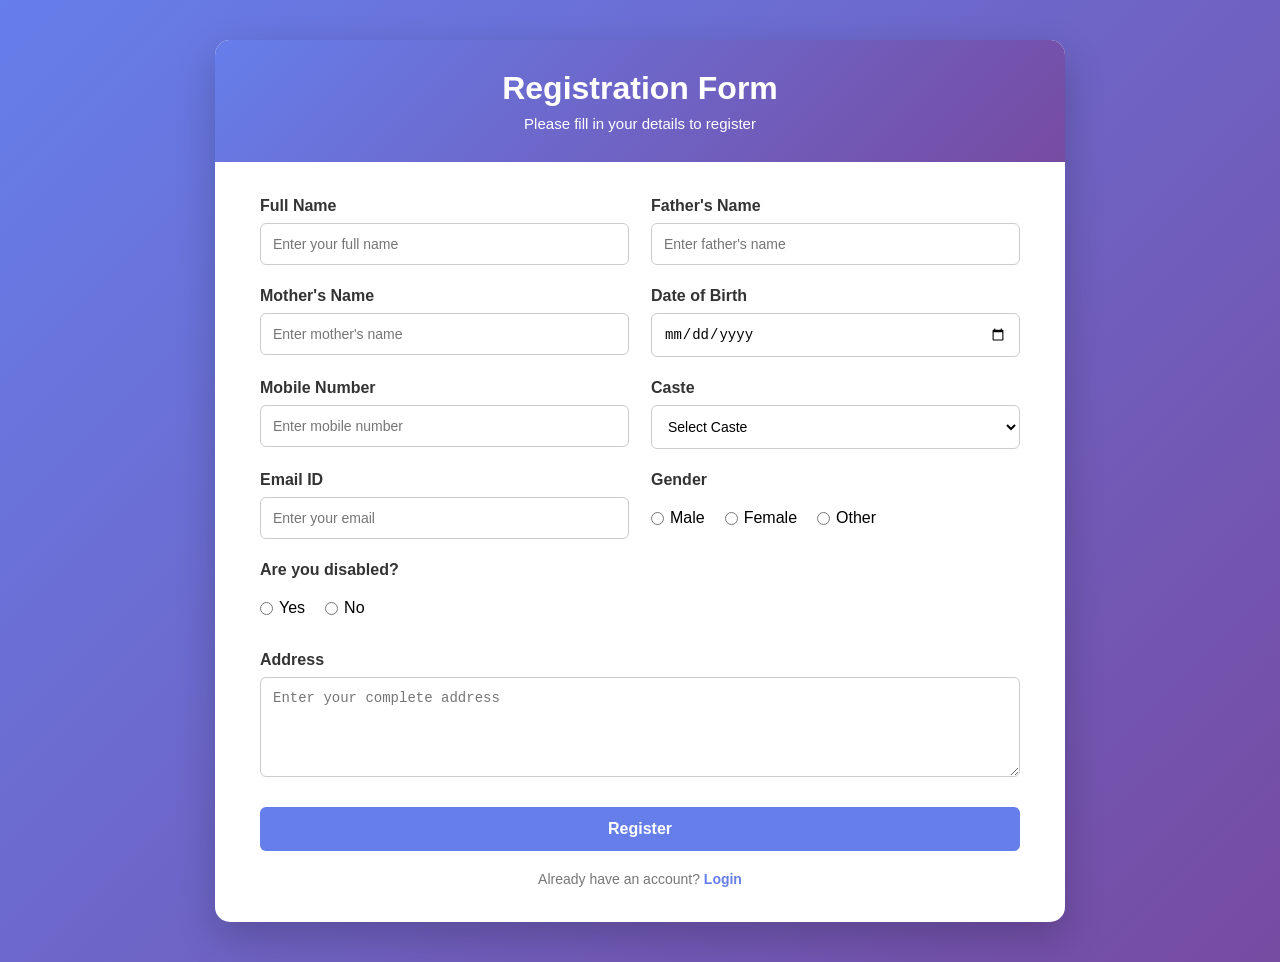
<file: Index.html>
<!DOCTYPE html>
<html lang="en">
<head>
    <meta charset="UTF-8">
    <meta name="viewport" content="width=device-width, initial-scale=1.0">
    <title>Registration Form</title>
    <link rel="stylesheet" href="style.css">
</head>

<body>

    <div class="container">

        <div class="form-header">
            <h1>Registration Form</h1>
            <p>Please fill in your details to register</p>
        </div>

        <form>

            <div class="form-grid">

                <!-- Name -->
                <div class="form-group">
                    <label>Full Name</label>
                    <input type="text" placeholder="Enter your full name">
                </div>

                <!-- Father's Name -->
                <div class="form-group">
                    <label>Father's Name</label>
                    <input type="text" placeholder="Enter father's name">
                </div>

                <!-- Mother's Name -->
                <div class="form-group">
                    <label>Mother's Name</label>
                    <input type="text" placeholder="Enter mother's name">
                </div>

                <!-- Date of Birth -->
                <div class="form-group">
                    <label>Date of Birth</label>
                    <input type="date">
                </div>

                <!-- Mobile -->
                <div class="form-group">
                    <label>Mobile Number</label>
                    <input type="tel" placeholder="Enter mobile number">
                </div>

                <!-- Caste -->
                <div class="form-group">
                    <label>Caste</label>
                    <select>
                        <option value="">Select Caste</option>
                        <option>General</option>
                        <option>OBC</option>
                        <option>SC</option>
                        <option>ST</option>
                    </select>
                </div>

                <!-- Email -->
                <div class="form-group">
                    <label>Email ID</label>
                    <input type="email" placeholder="Enter your email">
                </div>

                <!-- Gender -->
                <div class="form-group">
                    <label>Gender</label>

                    <div class="radio-group">
                        <label>
                            <input type="radio" name="gender">
                            Male
                        </label>

                        <label>
                            <input type="radio" name="gender">
                            Female
                        </label>

                        <label>
                            <input type="radio" name="gender">
                            Other
                        </label>
                    </div>
                </div>

                <!-- Disabled -->
                <div class="form-group">
                    <label>Are you disabled?</label>

                    <div class="radio-group">
                        <label>
                            <input type="radio" name="disabled">
                            Yes
                        </label>

                        <label>
                            <input type="radio" name="disabled">
                            No
                        </label>
                    </div>
                </div>

                <!-- Address -->
                <div class="form-group address">
                    <label>Address</label>
                    <textarea placeholder="Enter your complete address"></textarea>
                </div>

            </div>

            <button type="submit">Register</button>

            <p class="login-text">
                Already have an account?
                <a href="#">Login</a>
            </p>

        </form>

    </div>

</body>
</html>
</file>
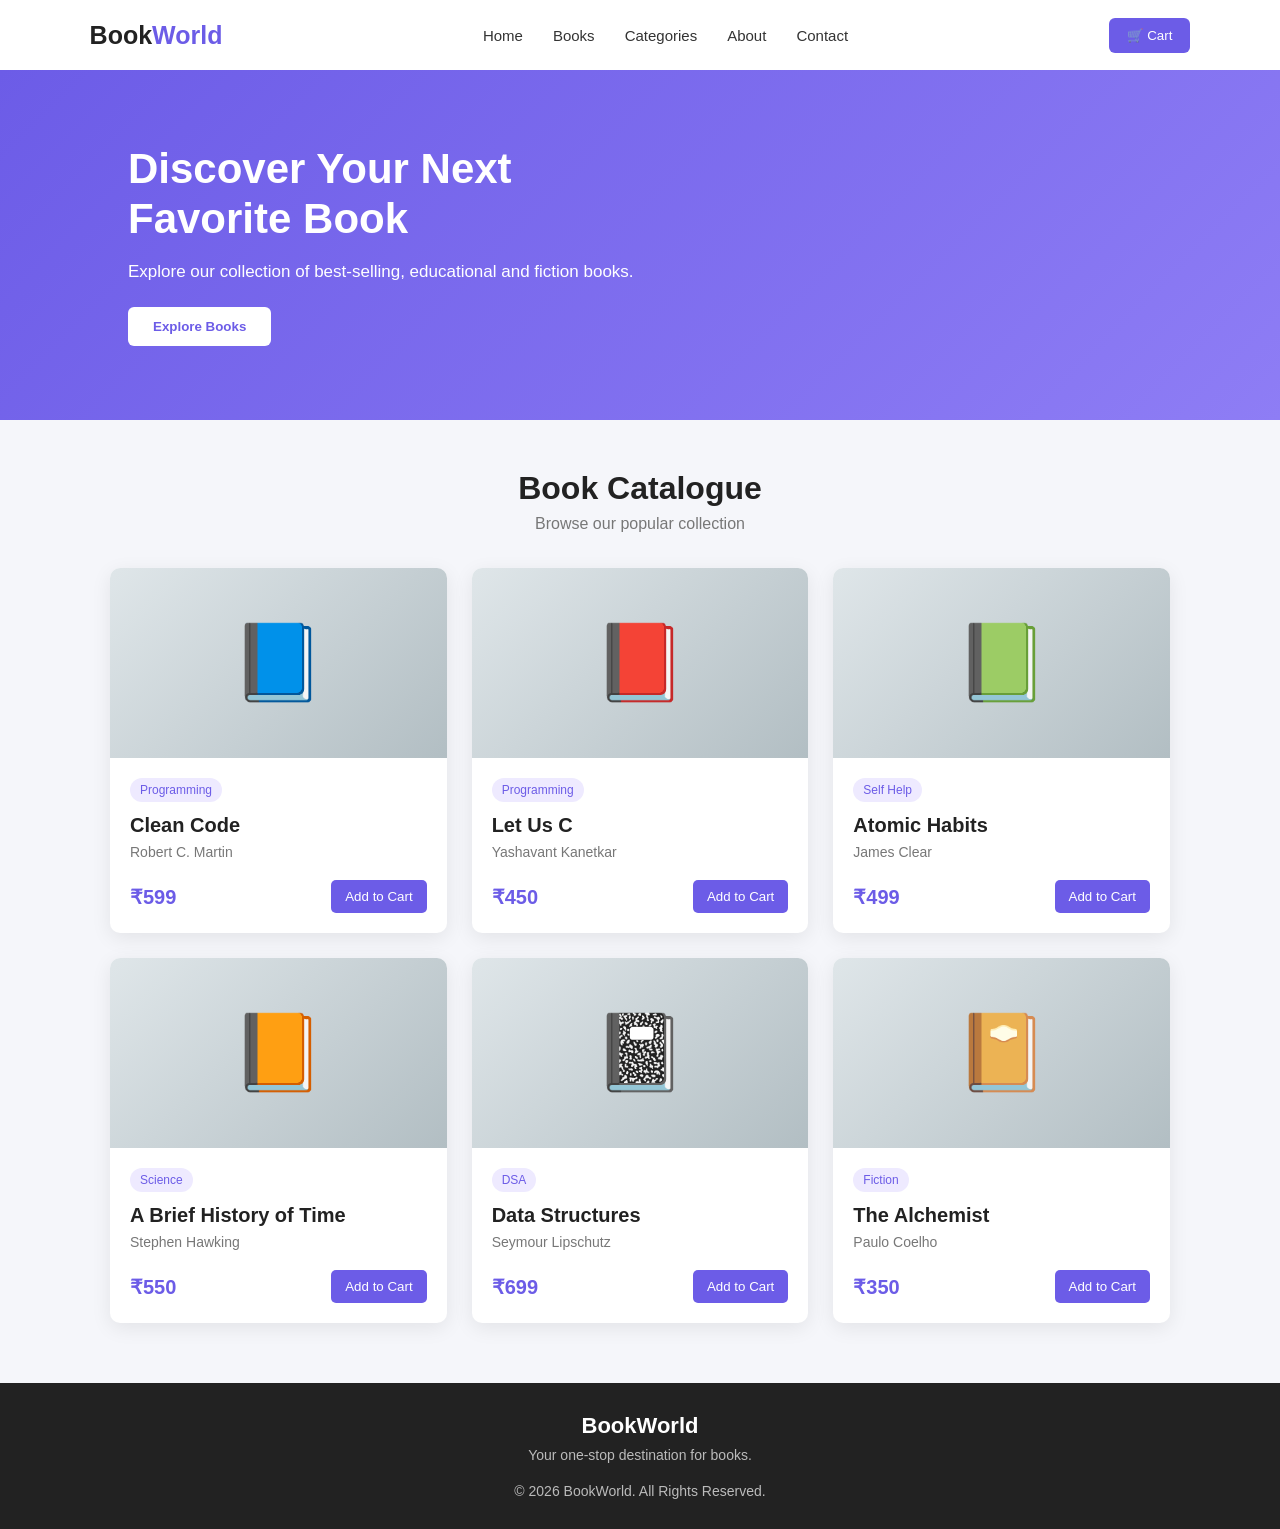
<file: Catalogue.html>
<!DOCTYPE html>
<html lang="en">
<head>
    <meta charset="UTF-8">
    <meta name="viewport" content="width=device-width, initial-scale=1.0">
    <title>Book Store Catalogue</title>

    <link rel="stylesheet" href="Catalogue.css">
</head>

<body>

    <!-- Header -->
    <header>
        <div class="logo">Book<span>World</span></div>

        <nav>
            <a href="#">Home</a>
            <a href="#">Books</a>
            <a href="#">Categories</a>
            <a href="#">About</a>
            <a href="#">Contact</a>
        </nav>

        <button class="cart">🛒 Cart</button>
    </header>


    <!-- Hero Section -->
    <section class="hero">

        <div>
            <h1>Discover Your Next<br>Favorite Book</h1>

            <p>
                Explore our collection of best-selling,
                educational and fiction books.
            </p>

            <button class="explore">Explore Books</button>
        </div>

    </section>


    <!-- Catalogue -->
    <section class="catalogue">

        <h2>Book Catalogue</h2>

        <p class="section-text">
            Browse our popular collection
        </p>


        <div class="book-container">

            <!-- Book 1 -->
            <div class="book-card">

                <div class="book-cover">
                    📘
                </div>

                <div class="book-info">
                    <span class="category">Programming</span>

                    <h3>Clean Code</h3>

                    <p class="author">
                        Robert C. Martin
                    </p>

                    <div class="bottom">

                        <span class="price">₹599</span>

                        <button>Add to Cart</button>

                    </div>
                </div>

            </div>


            <!-- Book 2 -->
            <div class="book-card">

                <div class="book-cover">
                    📕
                </div>

                <div class="book-info">

                    <span class="category">Programming</span>

                    <h3>Let Us C</h3>

                    <p class="author">
                        Yashavant Kanetkar
                    </p>

                    <div class="bottom">

                        <span class="price">₹450</span>

                        <button>Add to Cart</button>

                    </div>

                </div>

            </div>


            <!-- Book 3 -->
            <div class="book-card">

                <div class="book-cover">
                    📗
                </div>

                <div class="book-info">

                    <span class="category">Self Help</span>

                    <h3>Atomic Habits</h3>

                    <p class="author">
                        James Clear
                    </p>

                    <div class="bottom">

                        <span class="price">₹499</span>

                        <button>Add to Cart</button>

                    </div>

                </div>

            </div>


            <!-- Book 4 -->
            <div class="book-card">

                <div class="book-cover">
                    📙
                </div>

                <div class="book-info">

                    <span class="category">Science</span>

                    <h3>A Brief History of Time</h3>

                    <p class="author">
                        Stephen Hawking
                    </p>

                    <div class="bottom">

                        <span class="price">₹550</span>

                        <button>Add to Cart</button>

                    </div>

                </div>

            </div>


            <!-- Book 5 -->
            <div class="book-card">

                <div class="book-cover">
                    📓
                </div>

                <div class="book-info">

                    <span class="category">DSA</span>

                    <h3>Data Structures</h3>

                    <p class="author">
                        Seymour Lipschutz
                    </p>

                    <div class="bottom">

                        <span class="price">₹699</span>

                        <button>Add to Cart</button>

                    </div>

                </div>

            </div>


            <!-- Book 6 -->
            <div class="book-card">

                <div class="book-cover">
                    📔
                </div>

                <div class="book-info">

                    <span class="category">Fiction</span>

                    <h3>The Alchemist</h3>

                    <p class="author">
                        Paulo Coelho
                    </p>

                    <div class="bottom">

                        <span class="price">₹350</span>

                        <button>Add to Cart</button>

                    </div>

                </div>

            </div>

        </div>

    </section>


    <!-- Footer -->
    <footer>

        <h3>BookWorld</h3>

        <p>
            Your one-stop destination for books.
        </p>

        <p class="copyright">
            © 2026 BookWorld. All Rights Reserved.
        </p>

    </footer>

</body>
</html>
</file>
<file: style.css>
* {
    margin: 0;
    padding: 0;
    box-sizing: border-box;
}

body {
    font-family: Arial, sans-serif;
    background: linear-gradient(135deg, #667eea, #764ba2);

    min-height: 100vh;

    display: flex;
    justify-content: center;
    align-items: center;

    padding: 40px 20px;
}

.container {
    width: 850px;
    background-color: white;

    border-radius: 15px;

    box-shadow: 0 15px 40px rgba(0, 0, 0, 0.2);

    overflow: hidden;
}

/* Header */

.form-header {
    background: linear-gradient(135deg, #667eea, #764ba2);

    color: white;

    text-align: center;

    padding: 30px;
}

.form-header h1 {
    font-size: 32px;
    margin-bottom: 8px;
}

.form-header p {
    font-size: 15px;
}

/* Form */

form {
    padding: 35px 45px;
}

.form-grid {
    display: grid;

    grid-template-columns: 1fr 1fr;

    gap: 22px;
}

.form-group {
    display: flex;
    flex-direction: column;
}

.form-group > label {
    font-weight: bold;
    margin-bottom: 8px;
    color: #333;
}

input[type="text"],
input[type="email"],
input[type="tel"],
input[type="date"],
select,
textarea {
    width: 100%;

    padding: 12px;

    border: 1px solid #ccc;

    border-radius: 6px;

    font-size: 14px;

    background-color: #fff;
}

input:focus,
select:focus,
textarea:focus {
    outline: none;

    border-color: #667eea;
}

/* Radio Buttons */

.radio-group {
    display: flex;

    align-items: center;

    gap: 20px;

    height: 42px;
}

.radio-group label {
    display: flex;

    align-items: center;

    gap: 6px;

    font-weight: normal;
}

.radio-group input {
    accent-color: #667eea;
}

/* Address */

.address {
    grid-column: 1 / 3;
}

textarea {
    height: 100px;

    resize: vertical;
}

/* Register Button */

button {
    width: 100%;

    margin-top: 30px;

    padding: 13px;

    border: none;

    border-radius: 6px;

    background-color: #667eea;

    color: white;

    font-size: 16px;

    font-weight: bold;

    cursor: pointer;
}

button:hover {
    background-color: #5568d8;
}

/* Login */

.login-text {
    text-align: center;

    margin-top: 20px;

    color: #777;

    font-size: 14px;
}

.login-text a {
    color: #667eea;

    text-decoration: none;

    font-weight: bold;
}

/* Mobile */

@media (max-width: 700px) {

    .container {
        width: 100%;
    }

    .form-grid {
        grid-template-columns: 1fr;
    }

    .address {
        grid-column: auto;
    }

    form {
        padding: 25px;
    }

    .radio-group {
        gap: 12px;
    }
}
</file>
<file: Catalogue.css>
* {
    margin: 0;
    padding: 0;
    box-sizing: border-box;
}

body {
    font-family: Arial, sans-serif;
    background-color: #f5f6fa;
    color: #222;
}


/* Header */

header {
    height: 70px;

    background-color: white;

    display: flex;
    align-items: center;
    justify-content: space-between;

    padding: 0 7%;

    box-shadow: 0 2px 10px rgba(0, 0, 0, 0.08);
}

.logo {
    font-size: 25px;
    font-weight: bold;
}

.logo span {
    color: #6c5ce7;
}

nav {
    display: flex;
    gap: 30px;
}

nav a {
    text-decoration: none;
    color: #333;
    font-size: 15px;
}

nav a:hover {
    color: #6c5ce7;
}

.cart {
    border: none;
    background-color: #6c5ce7;
    color: white;

    padding: 10px 18px;

    border-radius: 6px;

    cursor: pointer;
}


/* Hero */

.hero {
    min-height: 350px;

    background: linear-gradient(
        135deg,
        #6c5ce7,
        #8e7df5
    );

    color: white;

    display: flex;
    align-items: center;

    padding: 50px 10%;
}

.hero h1 {
    font-size: 42px;
    line-height: 1.2;

    margin-bottom: 18px;
}

.hero p {
    font-size: 17px;
    margin-bottom: 25px;
}

.explore {
    padding: 12px 25px;

    border: none;
    border-radius: 6px;

    background-color: white;
    color: #6c5ce7;

    font-weight: bold;

    cursor: pointer;
}


/* Catalogue */

.catalogue {
    max-width: 1100px;

    margin: 50px auto;

    padding: 0 20px;
}

.catalogue h2 {
    text-align: center;

    font-size: 32px;

    margin-bottom: 8px;
}

.section-text {
    text-align: center;

    color: #777;

    margin-bottom: 35px;
}


/* Book Cards */

.book-container {
    display: grid;

    grid-template-columns:
        repeat(3, 1fr);

    gap: 25px;
}

.book-card {
    background-color: white;

    border-radius: 10px;

    overflow: hidden;

    box-shadow:
        0 5px 20px rgba(0, 0, 0, 0.08);

    transition: 0.3s;
}

.book-card:hover {
    transform: translateY(-5px);

    box-shadow:
        0 10px 25px rgba(0, 0, 0, 0.13);
}


/* Book Cover */

.book-cover {
    height: 190px;

    background: linear-gradient(
        135deg,
        #dfe6e9,
        #b2bec3
    );

    display: flex;

    justify-content: center;
    align-items: center;

    font-size: 75px;
}


/* Book Information */

.book-info {
    padding: 20px;
}

.category {
    display: inline-block;

    background-color: #eeeaff;

    color: #6c5ce7;

    padding: 5px 10px;

    border-radius: 15px;

    font-size: 12px;
}

.book-info h3 {
    margin-top: 12px;

    font-size: 20px;
}

.author {
    color: #777;

    margin-top: 7px;

    font-size: 14px;
}


/* Price and Button */

.bottom {
    display: flex;

    justify-content: space-between;

    align-items: center;

    margin-top: 20px;
}

.price {
    font-size: 20px;

    font-weight: bold;

    color: #6c5ce7;
}

.bottom button {
    border: none;

    background-color: #6c5ce7;

    color: white;

    padding: 9px 14px;

    border-radius: 5px;

    cursor: pointer;
}

.bottom button:hover {
    background-color: #5849c7;
}


/* Footer */

footer {
    background-color: #222;

    color: white;

    text-align: center;

    padding: 30px;

    margin-top: 60px;
}

footer h3 {
    font-size: 22px;

    margin-bottom: 8px;
}

footer p {
    color: #bbb;

    font-size: 14px;
}

.copyright {
    margin-top: 20px;
}


/* Responsive */

@media (max-width: 800px) {

    nav {
        display: none;
    }

    .book-container {
        grid-template-columns: repeat(2, 1fr);
    }

    .hero h1 {
        font-size: 34px;
    }
}


@media (max-width: 550px) {

    .book-container {
        grid-template-columns: 1fr;
    }

    header {
        padding: 0 20px;
    }

    .hero {
        padding: 40px 25px;
    }
}
</file>
